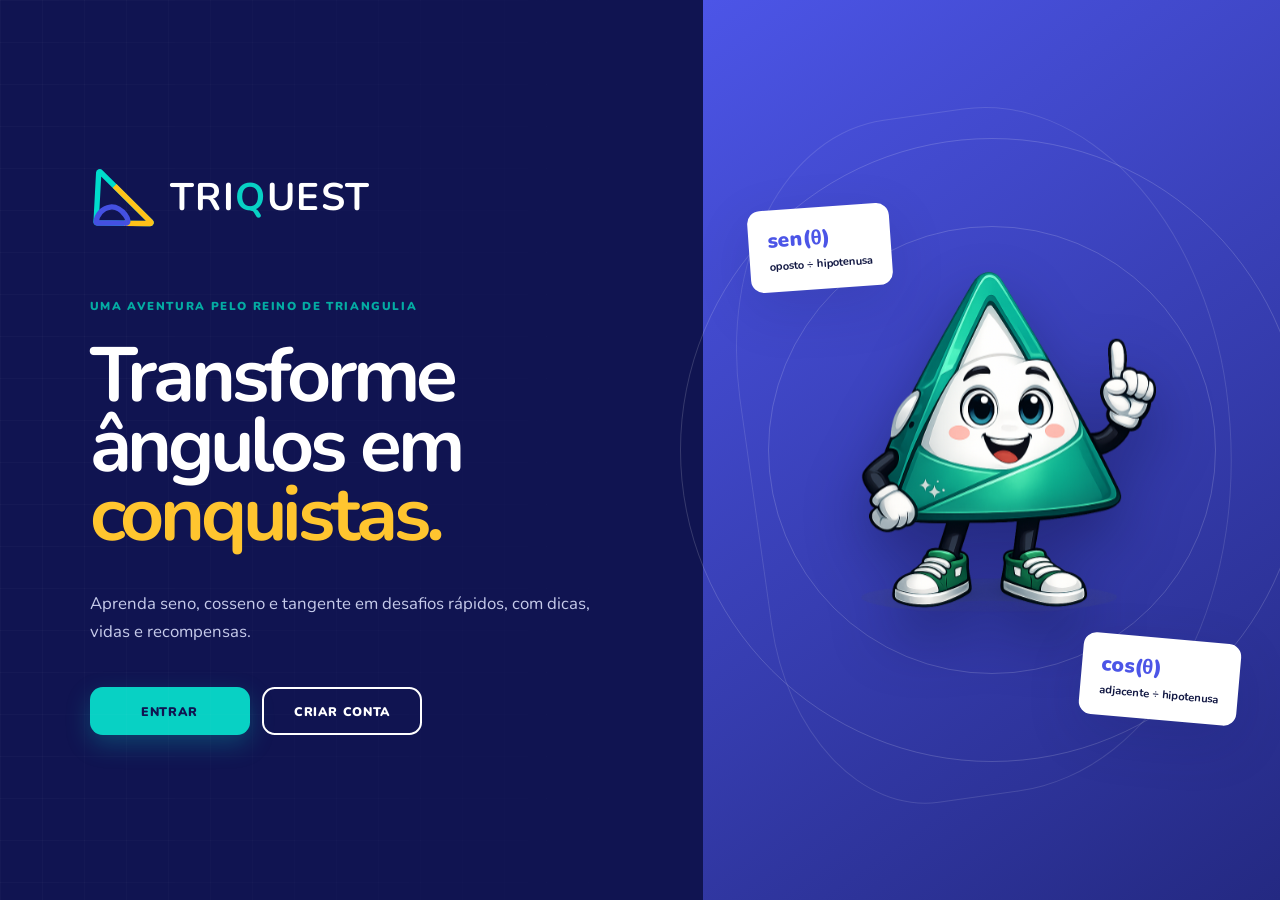
<file: index.html>
<!doctype html>
<html lang="pt-BR">
  <head>
    <meta charset="utf-8">
    <meta name="viewport" content="width=device-width,initial-scale=1,viewport-fit=cover">
    <meta name="theme-color" content="#101451">
    <meta name="description" content="TriQuest — aprenda razões trigonométricas jogando.">
    <title>
      TriQuest — Trigonometria com diversão
    </title>
    <link rel="icon" href="assets/logo.svg" type="image/svg+xml">
    <link rel="preconnect" href="https://fonts.googleapis.com">
    <link rel="preconnect" href="https://fonts.gstatic.com" crossorigin>
    <link href="https://fonts.googleapis.com/css2?family=Nunito:wght@400;600;700;800;900&display=swap" rel="stylesheet">
    <link rel="stylesheet" href="css/styles.css">
  </head>
  <body class="page-landing">
    <a class="skip-link" href="#conteudo">
      Pular para o conteúdo
    </a>
    <main id="conteudo" class="landing-shell">
      <section class="landing-copy">
        <div class="landing-brand">
          <img src="assets/logo.svg" alt="Símbolo triangular do TriQuest">
          <h1>TRI<span>Q</span>UEST</h1>
        </div>
        <p class="eyebrow">
          Uma aventura pelo Reino de Triangulia
        </p>
        <h2>
          Transforme ângulos em
          <em>
            conquistas.
          </em>
        </h2>
        <p class="landing-description">
          Aprenda seno, cosseno e tangente em desafios rápidos, com dicas, vidas e recompensas.
        </p>
        <div class="landing-actions">
          <a class="button button-primary" href="entrar.html">
            Entrar
          </a>
          <a class="button button-secondary" href="cadastro.html">
            Criar conta
          </a>
        </div>
      </section>
      <aside class="landing-preview" aria-label="Prévia do jogo">
        <div class="orbit orbit-one">
        </div>
        <div class="orbit orbit-two">
        </div>
        <img src="assets/mascote_apontando.svg" alt="Mascote triangular do TriQuest apontando">
        <div class="formula-card">
          <span>
            sen(θ)
          </span>
          <b>
            oposto ÷ hipotenusa
          </b>
        </div>
        <div class="formula-card formula-card-alt">
          <span>
            cos(θ)
          </span>
          <b>
            adjacente ÷ hipotenusa
          </b>
        </div>
      </aside>
    </main>
    <div id="toast" class="toast" role="status" aria-live="polite" hidden>
    </div>
    <script src="js/api.js">
    </script>
    <script src="js/game-engine.js">
    </script>
    <script src="js/app.js" defer>
    </script>
  </body>
</html>
</file>
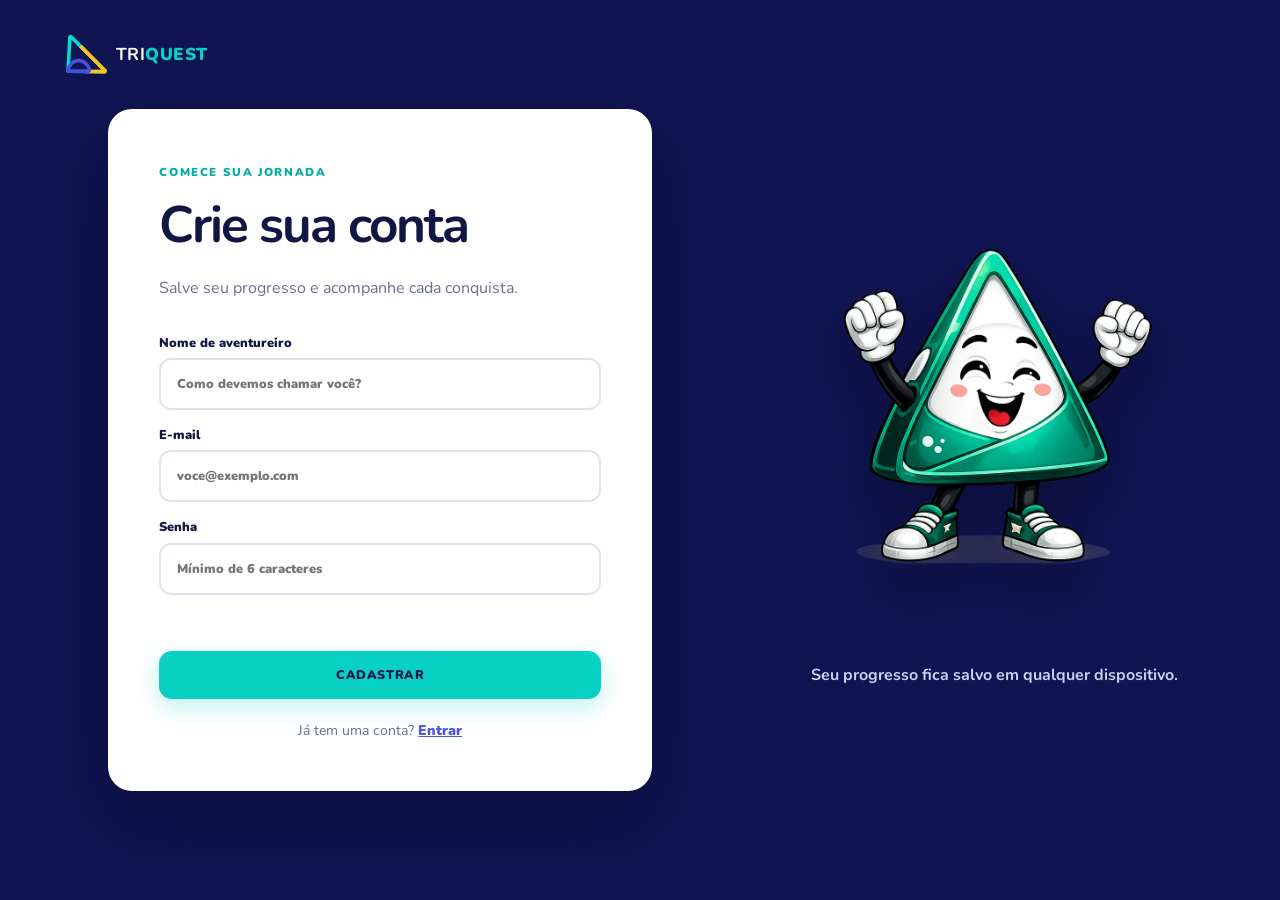
<file: cadastro.html>
<!doctype html>
<html lang="pt-BR">
  <head>
    <meta charset="utf-8">
    <meta name="viewport" content="width=device-width,initial-scale=1,viewport-fit=cover">
    <meta name="theme-color" content="#101451">
    <title>
      Criar conta — TriQuest
    </title>
    <link rel="icon" href="assets/logo.svg">
    <link rel="stylesheet" href="https://fonts.googleapis.com/css2?family=Nunito:wght@400;600;700;800;900&display=swap">
    <link rel="stylesheet" href="css/styles.css">
  </head>
  <body class="page-signup">
    <main id="conteudo" class="auth-shell">
      <a class="auth-brand" href="index.html">
        <img src="assets/logo.svg" alt="">
        <span><b>TRI</b>QUEST</span>
      </a>
      <section class="auth-card">
        <div class="auth-heading">
          <span class="eyebrow">
            Comece sua jornada
          </span>
          <h1>
            Crie sua conta
          </h1>
          <p>
            Salve seu progresso e acompanhe cada conquista.
          </p>
        </div>
        <form id="auth-form" data-mode="signup" novalidate>
          <label>
            Nome de aventureiro
            <input id="name" name="name" autocomplete="name" minlength="2" maxlength="40" required placeholder="Como devemos chamar você?">
          </label>
          <label>
            E-mail
            <input id="email" name="email" type="email" autocomplete="email" required placeholder="voce@exemplo.com">
          </label>
          <label>
            Senha
            <input id="password" name="password" type="password" autocomplete="new-password" minlength="6" required placeholder="Mínimo de 6 caracteres">
          </label>
          <p id="form-message" class="form-message" role="alert">
          </p>
          <button class="button button-primary" type="submit">
            <span>
              Cadastrar
            </span>
            <i class="button-loader" hidden>
            </i>
          </button>
        </form>
        <p class="auth-switch">
          Já tem uma conta?
          <a href="entrar.html">
            Entrar
          </a>
        </p>
      </section>
      <aside class="auth-art">
        <img src="assets/mascote_feliz.svg" alt="Mascote TriQuest feliz">
        <p>
          Seu progresso fica salvo em qualquer dispositivo.
        </p>
      </aside>
    </main>
    <div id="toast" class="toast" hidden>
    </div>
    <script src="js/api.js">
    </script>
    <script src="js/game-engine.js">
    </script>
    <script src="js/app.js" defer>
    </script>
    <script src="js/auth.js" defer>
    </script>
  </body>
</html>
</file>
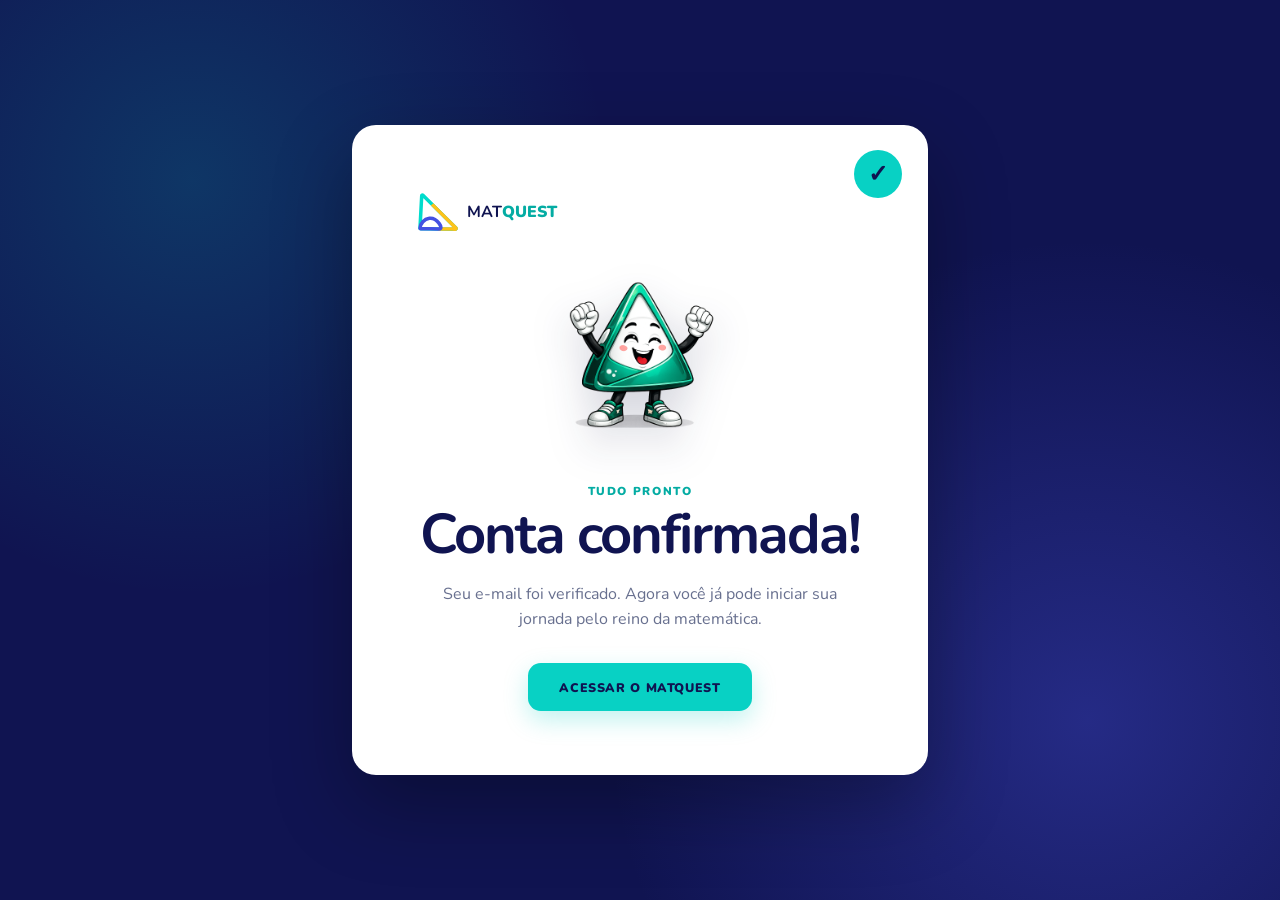
<file: email-confirmado.html>
<!doctype html>
<html lang="pt-BR">
  <head>
    <meta charset="utf-8">
    <meta name="viewport" content="width=device-width, initial-scale=1, viewport-fit=cover">
    <meta name="theme-color" content="#101451">
    <meta name="description" content="Conta confirmada no MatQuest.">
    <title>Conta confirmada — MatQuest</title>
    <link rel="icon" href="assets/logo.svg" type="image/svg+xml">
    <link rel="preconnect" href="https://fonts.googleapis.com">
    <link rel="preconnect" href="https://fonts.gstatic.com" crossorigin>
    <link href="https://fonts.googleapis.com/css2?family=Nunito:wght@400;600;700;800;900&display=swap" rel="stylesheet">
    <link rel="stylesheet" href="css/styles.css">
  </head>
  <body class="page-verification">
    <main class="verification-shell">
      <section class="verification-card verification-card--success" aria-labelledby="confirmation-title">
        <a class="verification-brand" href="index.html" aria-label="MatQuest — página inicial">
          <img src="assets/logo.svg" alt="" width="46" height="46">
          <span><b>MAT</b>QUEST</span>
        </a>
        <div class="verification-check" aria-hidden="true">✓</div>
        <img id="confirmation-mascot" class="verification-mascot" src="assets/mascote_feliz.svg" alt="Mascote MatQuest feliz">
        <span class="eyebrow">Tudo pronto</span>
        <h1 id="confirmation-title">Conta confirmada!</h1>
        <p id="confirmation-message">Seu e-mail foi verificado. Agora você já pode iniciar sua jornada pelo reino da matemática.</p>
        <a id="confirmation-action" class="button button-primary" href="entrar.html">Acessar o MatQuest</a>
      </section>
    </main>
    <script src="js/api.js"></script>
    <script src="js/email-confirmation.js"></script>
  </body>
</html>
</file>
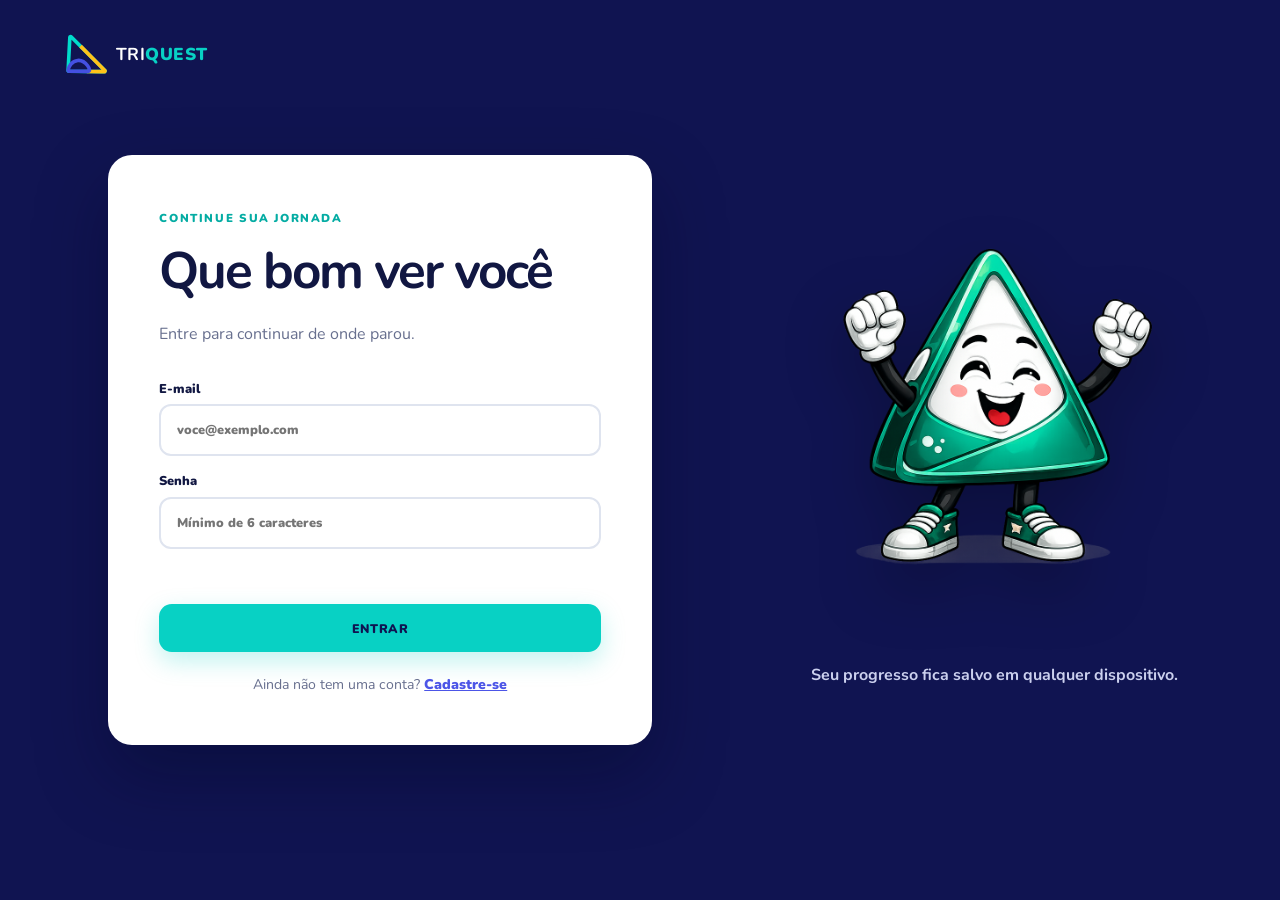
<file: entrar.html>
<!doctype html>
<html lang="pt-BR">
  <head>
    <meta charset="utf-8">
    <meta name="viewport" content="width=device-width,initial-scale=1,viewport-fit=cover">
    <meta name="theme-color" content="#101451">
    <title>
      Entrar — TriQuest
    </title>
    <link rel="icon" href="assets/logo.svg">
    <link rel="stylesheet" href="https://fonts.googleapis.com/css2?family=Nunito:wght@400;600;700;800;900&display=swap">
    <link rel="stylesheet" href="css/styles.css">
  </head>
  <body class="page-login">
    <main id="conteudo" class="auth-shell">
      <a class="auth-brand" href="index.html">
        <img src="assets/logo.svg" alt="">
        <span><b>TRI</b>QUEST</span>
      </a>
      <section class="auth-card">
        <div class="auth-heading">
          <span class="eyebrow">
            Continue sua jornada
          </span>
          <h1>
            Que bom ver você
          </h1>
          <p>
            Entre para continuar de onde parou.
          </p>
        </div>
        <form id="auth-form" data-mode="login" novalidate>
          <label>
            E-mail
            <input id="email" name="email" type="email" autocomplete="email" required placeholder="voce@exemplo.com">
          </label>
          <label>
            Senha
            <input id="password" name="password" type="password" autocomplete="current-password" minlength="6" required placeholder="Mínimo de 6 caracteres">
          </label>
          <p id="form-message" class="form-message" role="alert">
          </p>
          <button class="button button-primary" type="submit">
            <span>
              Entrar
            </span>
            <i class="button-loader" hidden>
            </i>
          </button>
        </form>
        <p class="auth-switch">
          Ainda não tem uma conta?
          <a href="cadastro.html">
            Cadastre-se
          </a>
        </p>
      </section>
      <aside class="auth-art">
        <img src="assets/mascote_feliz.svg" alt="Mascote TriQuest feliz">
        <p>
          Seu progresso fica salvo em qualquer dispositivo.
        </p>
      </aside>
    </main>
    <div id="toast" class="toast" hidden>
    </div>
    <script src="js/api.js">
    </script>
    <script src="js/game-engine.js">
    </script>
    <script src="js/app.js" defer>
    </script>
    <script src="js/auth.js" defer>
    </script>
  </body>
</html>
</file>
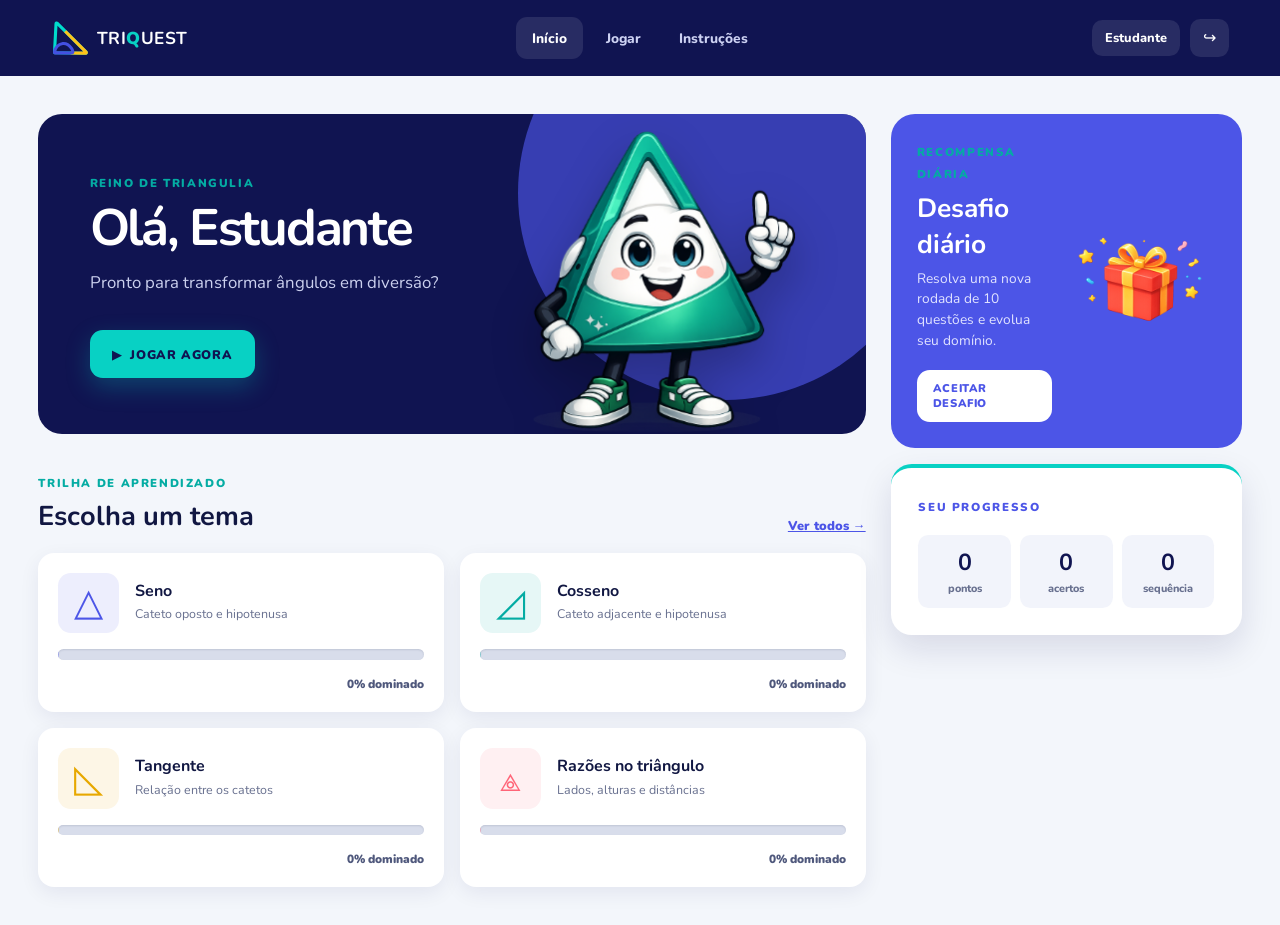
<file: inicio.html>
<!doctype html>
<html lang="pt-BR">
  <head>
    <meta charset="utf-8">
    <meta name="viewport" content="width=device-width,initial-scale=1,viewport-fit=cover">
    <meta name="theme-color" content="#101451">
    <title>
      Início — TriQuest
    </title>
    <link rel="icon" href="assets/logo.svg">
    <link rel="stylesheet" href="https://fonts.googleapis.com/css2?family=Nunito:wght@400;600;700;800;900&display=swap">
    <link rel="stylesheet" href="css/styles.css">
  </head>
  <body class="page-home">
    <div class="app-shell">
      <header class="site-header">
        <a class="brand" href="inicio.html">
          <img src="assets/logo.svg" alt="" width="38" height="38">
          <span><b>TRI</b>Q<b>UEST</b></span>
        </a>
        <nav class="desktop-nav">
          <a class="active" href="inicio.html">
            Início
          </a>
          <a href="jogar.html?new=1">
            Jogar
          </a>
          <a href="regras.html">
            Instruções
          </a>
        </nav>
        <div class="header-actions">
          <span class="user-chip" id="user-chip">
            Estudante
          </span>
          <button class="icon-button" id="logout-button" type="button" aria-label="Sair">
            ↪
          </button>
        </div>
      </header>
      <main id="conteudo" class="dashboard">
        <section class="hero-panel">
          <div>
            <span class="eyebrow">
              Reino de Triangulia
            </span>
            <h1>
              Olá,
              <span data-user-name>
                Estudante
              </span>
            </h1>
            <p>
              Pronto para transformar ângulos em diversão?
            </p>
            <a href="jogar.html?new=1" class="button button-primary play-button">
              <span>
                ▶
              </span>
              Jogar agora
            </a>
          </div>
          <img src="assets/mascote_apontando.svg" alt="Mascote TriQuest apontando para os desafios">
          <div class="hero-shape">
          </div>
        </section>
        <section class="themes-section">
          <div class="section-heading">
            <div>
              <span class="eyebrow">
                Trilha de aprendizado
              </span>
              <h2>
                Escolha um tema
              </h2>
            </div>
            <a href="jogar.html?new=1">
              Ver todos →
            </a>
          </div>
          <div class="theme-grid">
            <a class="theme-card indigo" href="jogar.html?topic=seno&new=1" data-topic-card="seno">
              <span class="triangle-icon">
                △
              </span>
              <div>
                <h3>
                  Seno
                </h3>
                <p>
                  Cateto oposto e hipotenusa
                </p>
              </div>
              <div class="progress">
                <i>
                </i>
              </div>
              <small class="mastery-label">
                0% dominado
              </small>
            </a>
            <a class="theme-card teal" href="jogar.html?topic=cosseno&new=1" data-topic-card="cosseno">
              <span class="triangle-icon">
                ◿
              </span>
              <div>
                <h3>
                  Cosseno
                </h3>
                <p>
                  Cateto adjacente e hipotenusa
                </p>
              </div>
              <div class="progress">
                <i>
                </i>
              </div>
              <small class="mastery-label">
                0% dominado
              </small>
            </a>
            <a class="theme-card gold" href="jogar.html?topic=tangente&new=1" data-topic-card="tangente">
              <span class="triangle-icon">
                ◺
              </span>
              <div>
                <h3>
                  Tangente
                </h3>
                <p>
                  Relação entre os catetos
                </p>
              </div>
              <div class="progress">
                <i>
                </i>
              </div>
              <small class="mastery-label">
                0% dominado
              </small>
            </a>
            <a class="theme-card coral" href="jogar.html?topic=razoes&new=1" data-topic-card="razoes">
              <span class="triangle-icon">
                ⟁
              </span>
              <div>
                <h3>
                  Razões no triângulo
                </h3>
                <p>
                  Lados, alturas e distâncias
                </p>
              </div>
              <div class="progress">
                <i>
                </i>
              </div>
              <small class="mastery-label">
                0% dominado
              </small>
            </a>
          </div>
        </section>
        <aside class="dashboard-side">
          <article class="daily-card">
            <div>
              <span class="eyebrow">
                Recompensa diária
              </span>
              <h2>
                Desafio diário
              </h2>
              <p>
                Resolva uma nova rodada de 10 questões e evolua seu domínio.
              </p>
              <a class="button button-light" href="jogar.html?new=1">
                Aceitar desafio
              </a>
            </div>
            <img src="assets/desafio_diario.svg" alt="Presente do desafio diário">
          </article>
          <article class="stats-card">
            <span class="eyebrow">
              Seu progresso
            </span>
            <div class="stats-row">
              <div>
                <b id="stat-score">
                  0
                </b>
                <span>
                  pontos
                </span>
              </div>
              <div>
                <b id="stat-correct">
                  0
                </b>
                <span>
                  acertos
                </span>
              </div>
              <div>
                <b id="stat-streak">
                  0
                </b>
                <span>
                  sequência
                </span>
              </div>
            </div>
          </article>
        </aside>
      </main>
      <nav class="mobile-nav">
        <a class="active" href="inicio.html">
          <span>
            ⌂
          </span>
          Início
        </a>
        <a href="jogar.html?new=1">
          <span>
            △
          </span>
          Jogar
        </a>
        <a href="regras.html">
          <span>
            ✎
          </span>
          Instruções
        </a>
        <button id="mobile-profile">
          <span>
            ♙
          </span>
          Perfil
        </button>
      </nav>
    </div>
    <div id="toast" class="toast" hidden>
    </div>
    <script src="js/api.js">
    </script>
    <script src="js/game-engine.js">
    </script>
    <script src="js/app.js" defer>
    </script>
  </body>
</html>
</file>
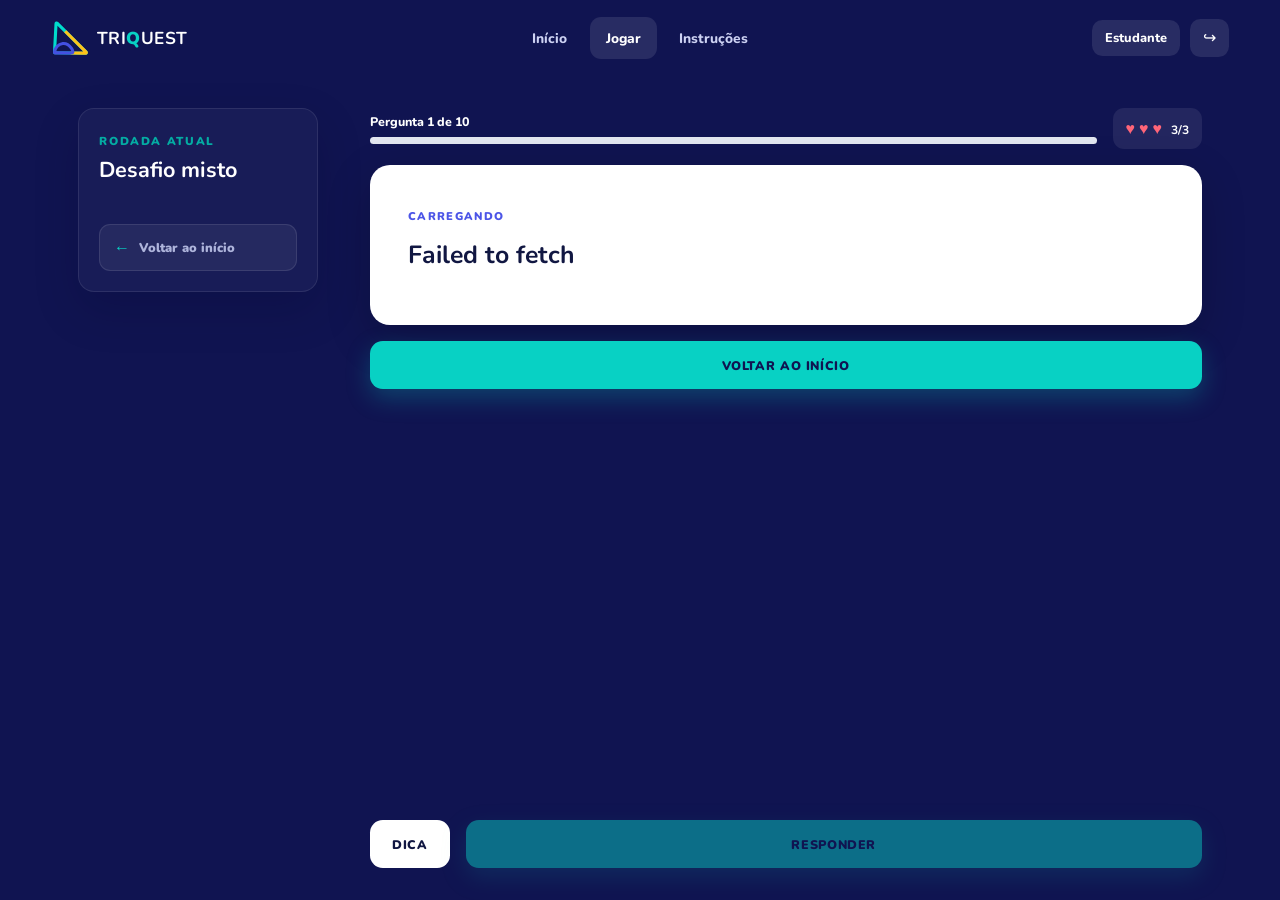
<file: jogar.html>
<!doctype html>
<html lang="pt-BR">
  <head>
    <meta charset="utf-8">
    <meta name="viewport" content="width=device-width,initial-scale=1,viewport-fit=cover">
    <meta name="theme-color" content="#101451">
    <title>
      Desafio — TriQuest
    </title>
    <link rel="icon" href="assets/logo.svg">
    <link rel="stylesheet" href="https://fonts.googleapis.com/css2?family=Nunito:wght@400;600;700;800;900&display=swap">
    <link rel="stylesheet" href="css/styles.css">
  </head>
  <body class="page-quiz">
    <div class="app-shell quiz-app">
      <header class="site-header">
        <a class="brand" href="inicio.html">
          <img src="assets/logo.svg" alt="" width="38" height="38">
          <span><b>TRI</b>Q<b>UEST</b></span>
        </a>
        <nav class="desktop-nav">
          <a href="inicio.html">
            Início
          </a>
          <a class="active" href="jogar.html?new=1">
            Jogar
          </a>
          <a href="regras.html">
            Instruções
          </a>
        </nav>
        <div class="header-actions">
          <span class="user-chip" id="user-chip">
            Estudante
          </span>
          <button class="icon-button" id="logout-button" type="button">
            ↪
          </button>
        </div>
      </header>
      <main id="conteudo" class="quiz-layout">
        <aside class="quiz-map">
          <header class="quiz-map__heading">
            <span class="eyebrow">
              Rodada atual
            </span>
            <h2 id="round-title">
              Desafio misto
            </h2>
          </header>
          <div class="quiz-map__track">
            <div class="map-progress">
              <i id="map-progress">
              </i>
            </div>
            <ol id="question-map">
            </ol>
          </div>
          <a class="quiz-map__back" href="inicio.html">
            <span>
              ←
            </span>
            <span>
              Voltar ao início
            </span>
          </a>
        </aside>
        <section class="quiz-stage" aria-live="polite">
          <header class="quiz-status">
            <a href="inicio.html" class="back-mobile">
              ‹
            </a>
            <div>
              <span id="question-counter">
                Pergunta 1 de 10
              </span>
              <div class="progress">
                <i id="quiz-progress">
                </i>
              </div>
            </div>
            <span class="lives" id="lives">
              ♥ ♥ ♥
              <b>
                3/3
              </b>
            </span>
          </header>
          <article class="question-card skeleton" id="question-card">
            <span class="question-topic" id="question-topic">
              Carregando
            </span>
            <h1 id="question-text">
              Preparando seu desafio...
            </h1>
          </article>
          <div class="options" id="options" role="radiogroup">
          </div>
          <aside class="hint-box oracle-box" id="hint-box" hidden>
            <img src="assets/mascote_apontando.svg" alt="Mascote do Oráculo">
            <div>
              <b>
                Orientação do Oráculo
              </b>
              <span id="hint-text">
              </span>
            </div>
          </aside>
          <footer class="quiz-actions">
            <button class="button button-hint" id="hint-button" type="button">
              Dica
            </button>
            <button class="button button-primary" id="answer-button" type="button" disabled>
              Responder
            </button>
          </footer>
        </section>
      </main>
    </div>
    <div id="toast" class="toast" hidden>
    </div>
    <script src="js/api.js">
    </script>
    <script src="js/game-engine.js">
    </script>
    <script src="js/app.js" defer>
    </script>
    <script src="js/game.js" defer>
    </script>
  </body>
</html>
</file>
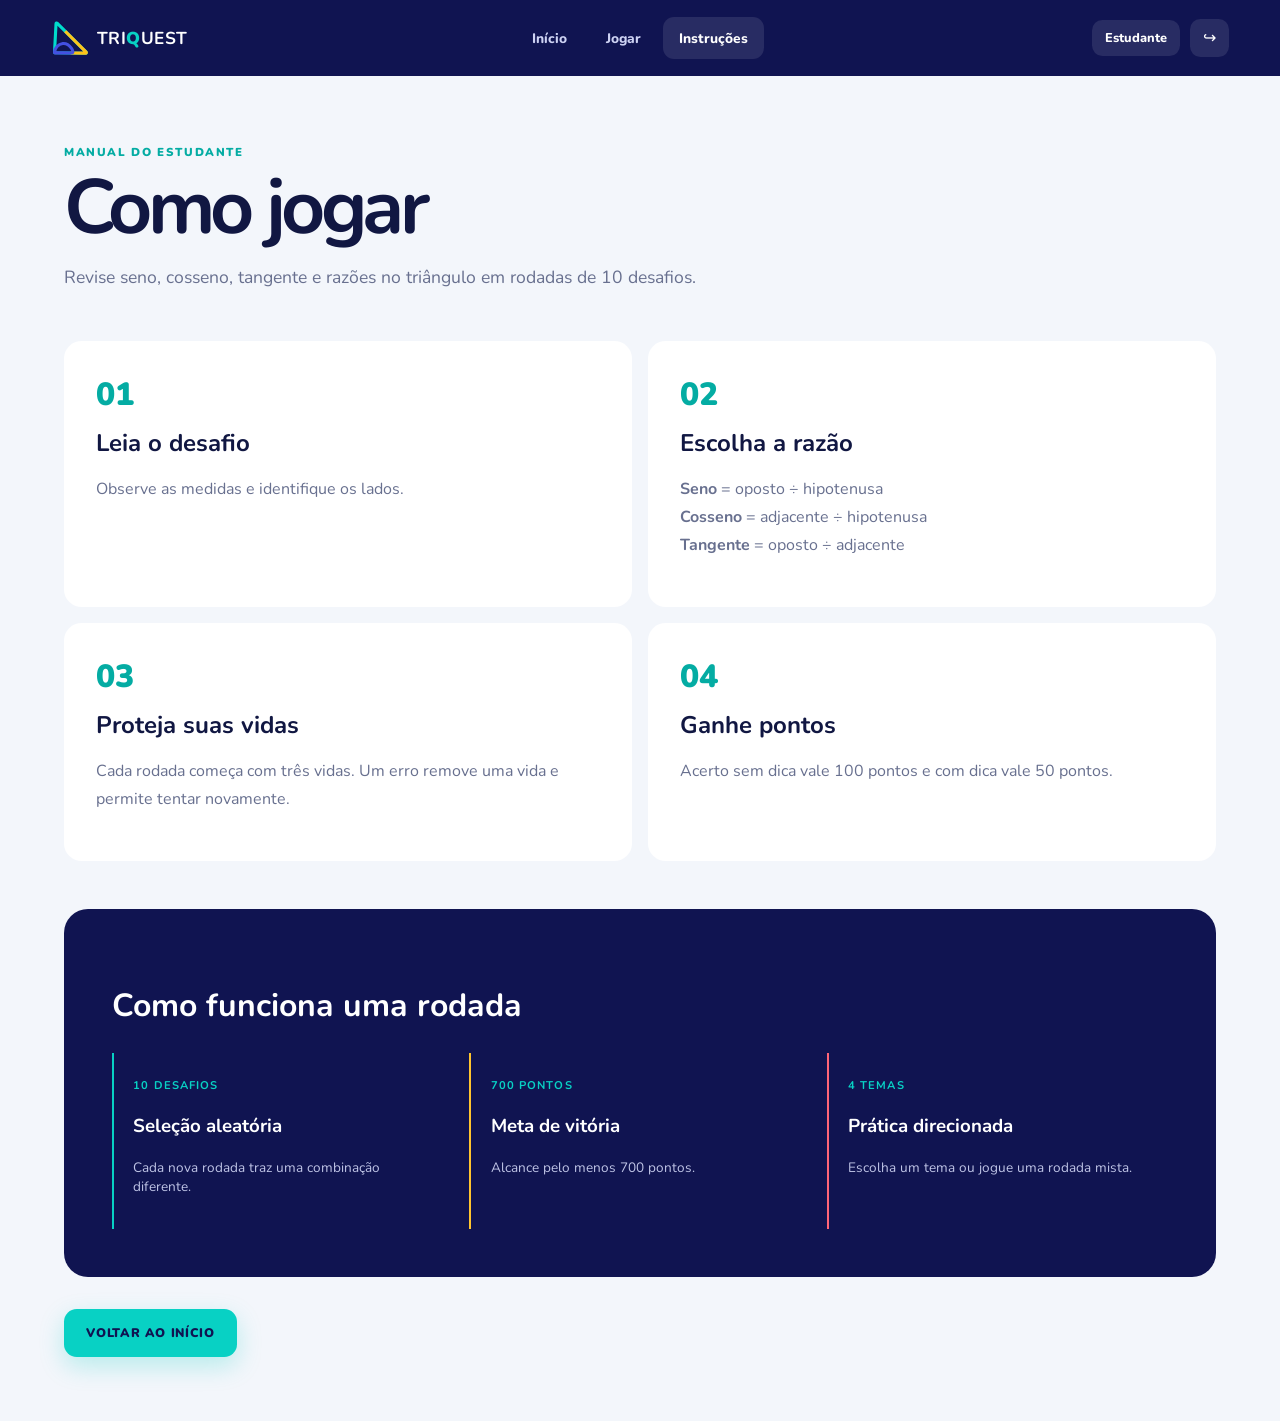
<file: regras.html>
<!doctype html>
<html lang="pt-BR">
  <head>
    <meta charset="utf-8">
    <meta name="viewport" content="width=device-width,initial-scale=1">
    <title>
      Instruções — TriQuest
    </title>
    <link rel="icon" href="assets/logo.svg">
    <link rel="stylesheet" href="https://fonts.googleapis.com/css2?family=Nunito:wght@400;600;700;800;900&display=swap">
    <link rel="stylesheet" href="css/styles.css">
  </head>
  <body class="page-rules">
    <div class="app-shell">
      <header class="site-header">
        <a class="brand" href="inicio.html">
          <img src="assets/logo.svg" alt="" width="38" height="38">
          <span><b>TRI</b>Q<b>UEST</b></span>
        </a>
        <nav class="desktop-nav">
          <a href="inicio.html">
            Início
          </a>
          <a href="jogar.html?new=1">
            Jogar
          </a>
          <a class="active" href="regras.html">
            Instruções
          </a>
        </nav>
        <div class="header-actions">
          <span class="user-chip" id="user-chip">
            Estudante
          </span>
          <button class="icon-button" id="logout-button" type="button">
            ↪
          </button>
        </div>
      </header>
      <main id="conteudo" class="rules-layout">
        <header class="rules-intro">
          <span class="eyebrow">
            Manual do estudante
          </span>
          <h1>
            Como jogar
          </h1>
          <p>
            Revise seno, cosseno, tangente e razões no triângulo em rodadas de 10 desafios.
          </p>
        </header>
        <section class="rule-grid">
          <article>
            <span>
              01
            </span>
            <h2>
              Leia o desafio
            </h2>
            <p>
              Observe as medidas e identifique os lados.
            </p>
          </article>
          <article>
            <span>
              02
            </span>
            <h2>
              Escolha a razão
            </h2>
            <p>
              <b>
                Seno
              </b>
              = oposto ÷ hipotenusa
              <br>
              <b>
                Cosseno
              </b>
              = adjacente ÷ hipotenusa
              <br>
              <b>
                Tangente
              </b>
              = oposto ÷ adjacente
            </p>
          </article>
          <article>
            <span>
              03
            </span>
            <h2>
              Proteja suas vidas
            </h2>
            <p>
              Cada rodada começa com três vidas. Um erro remove uma vida e permite tentar novamente.
            </p>
          </article>
          <article>
            <span>
              04
            </span>
            <h2>
              Ganhe pontos
            </h2>
            <p>
              Acerto sem dica vale 100 pontos e com dica vale 50 pontos.
            </p>
          </article>
        </section>
        <section class="worlds">
          <h2>
            Como funciona uma rodada
          </h2>
          <div>
            <article>
              <b>
                10 desafios
              </b>
              <h3>
                Seleção aleatória
              </h3>
              <p>
                Cada nova rodada traz uma combinação diferente.
              </p>
            </article>
            <article>
              <b>
                700 pontos
              </b>
              <h3>
                Meta de vitória
              </h3>
              <p>
                Alcance pelo menos 700 pontos.
              </p>
            </article>
            <article>
              <b>
                4 temas
              </b>
              <h3>
                Prática direcionada
              </h3>
              <p>
                Escolha um tema ou jogue uma rodada mista.
              </p>
            </article>
          </div>
        </section>
        <a class="button button-primary rules-back" href="inicio.html">
          Voltar ao início
        </a>
      </main>
      <nav class="mobile-nav">
        <a href="inicio.html">
          <span>
            ⌂
          </span>
          Início
        </a>
        <a href="jogar.html?new=1">
          <span>
            △
          </span>
          Jogar
        </a>
        <a class="active" href="regras.html">
          <span>
            ✎
          </span>
          Instruções
        </a>
        <button id="mobile-profile">
          <span>
            ♙
          </span>
          Perfil
        </button>
      </nav>
    </div>
    <div id="toast" class="toast" hidden>
    </div>
    <script src="js/api.js">
    </script>
    <script src="js/game-engine.js">
    </script>
    <script src="js/app.js" defer>
    </script>
  </body>
</html>
</file>
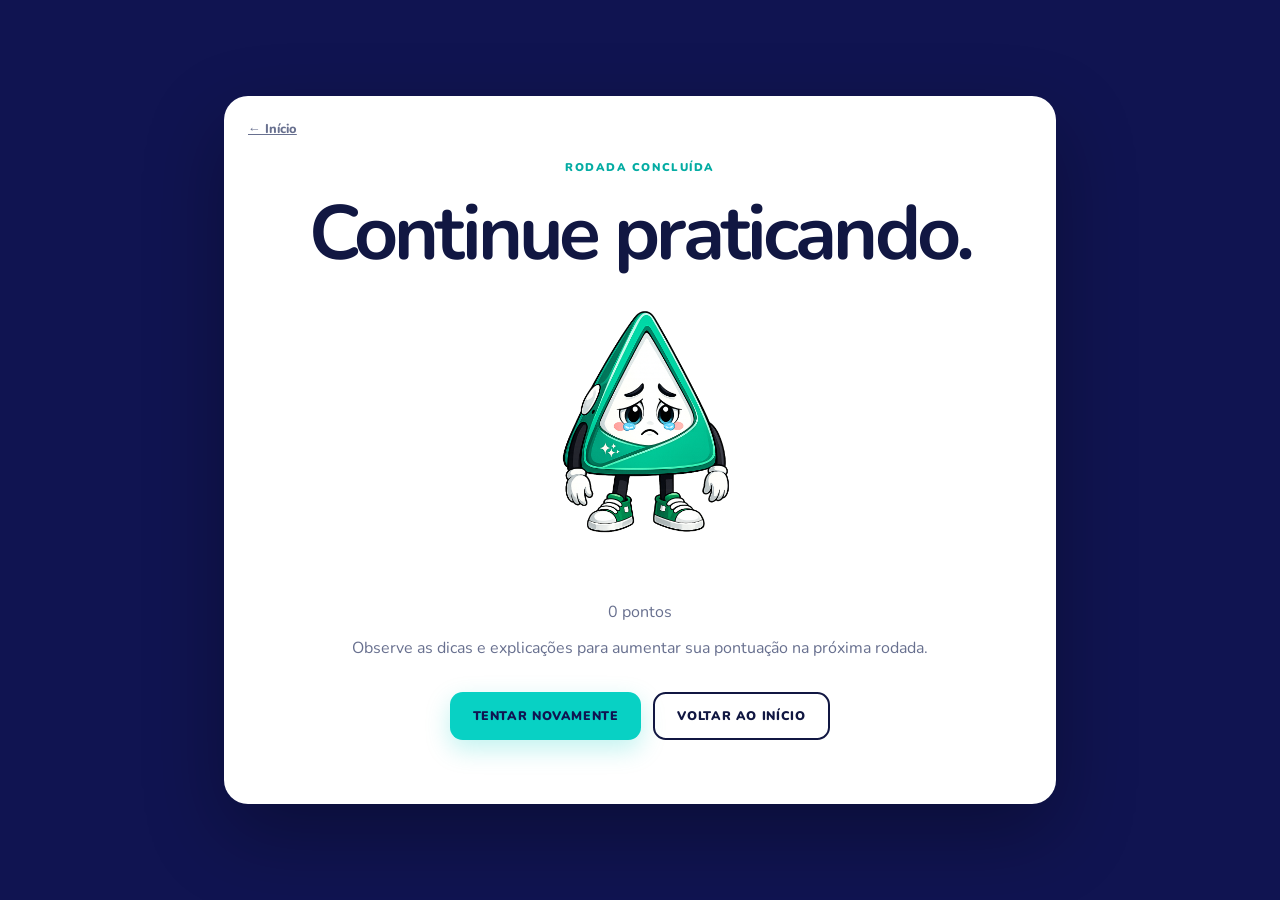
<file: resultado.html>
<!doctype html>
<html lang="pt-BR">
  <head>
    <meta charset="utf-8">
    <meta name="viewport" content="width=device-width,initial-scale=1">
    <title>
      Resultado — TriQuest
    </title>
    <link rel="icon" href="assets/logo.svg">
    <link rel="stylesheet" href="https://fonts.googleapis.com/css2?family=Nunito:wght@400;600;700;800;900&display=swap">
    <link rel="stylesheet" href="css/styles.css">
  </head>
  <body class="page-result">
    <main id="conteudo" class="result-shell">
      <section class="result-card">
        <a class="result-back" href="inicio.html">
          ← Início
        </a>
        <span class="result-kicker" id="result-kicker">
        </span>
        <h1 id="result-title">
          Resultado
        </h1>
        <img id="result-mascot" src="assets/mascote_feliz.svg" data-happy="assets/mascote_feliz.svg" data-sad="assets/mascote_triste.svg" alt="Mascote TriQuest">
        <p id="result-message">
        </p>
        <strong id="result-score">
        </strong>
        <p class="result-explanation" id="result-explanation">
        </p>
        <div class="result-actions">
          <button class="button button-primary" id="result-primary">
            Continuar
          </button>
          <a class="button button-secondary" href="inicio.html">
            Voltar ao início
          </a>
        </div>
      </section>
    </main>
    <div id="toast" class="toast" hidden>
    </div>
    <script src="js/api.js">
    </script>
    <script src="js/game-engine.js">
    </script>
    <script src="js/app.js">
    </script>
    <script src="js/result.js">
    </script>
  </body>
</html>
</file>
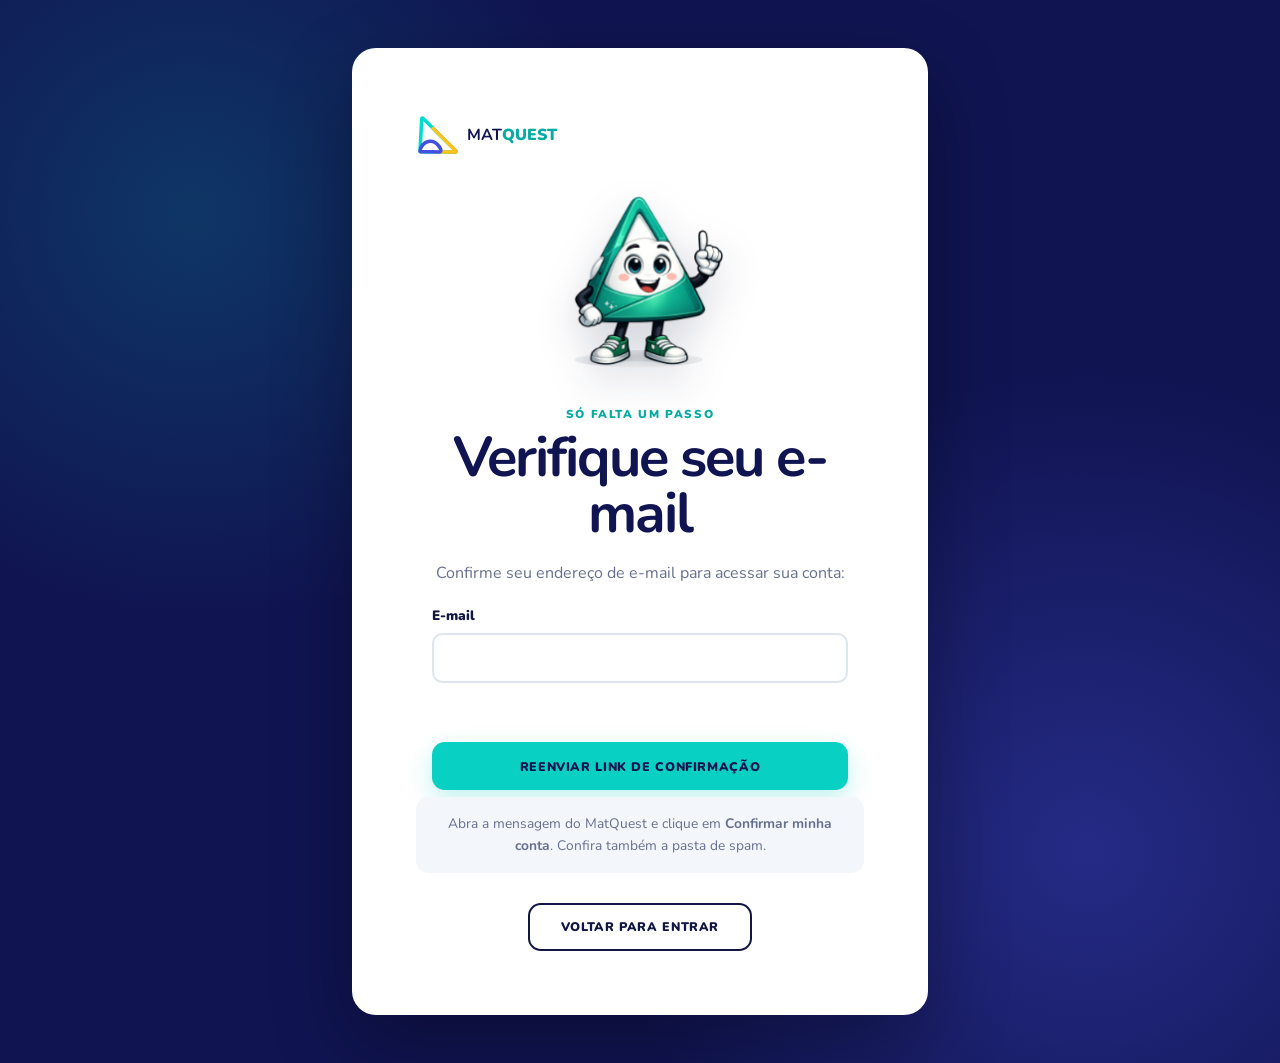
<file: verificar-email.html>
<!doctype html>
<html lang="pt-BR">
  <head>
    <meta charset="utf-8">
    <meta name="viewport" content="width=device-width, initial-scale=1, viewport-fit=cover">
    <meta name="theme-color" content="#101451">
    <meta name="description" content="Confirme seu e-mail para acessar o MatQuest.">
    <title>Verifique seu e-mail — MatQuest</title>
    <link rel="icon" href="assets/logo.svg" type="image/svg+xml">
    <link rel="preconnect" href="https://fonts.googleapis.com">
    <link rel="preconnect" href="https://fonts.gstatic.com" crossorigin>
    <link href="https://fonts.googleapis.com/css2?family=Nunito:wght@400;600;700;800;900&display=swap" rel="stylesheet">
    <link rel="stylesheet" href="css/styles.css">
  </head>
  <body class="page-verification">
    <main class="verification-shell">
      <section class="verification-card" aria-labelledby="verification-title">
        <a class="verification-brand" href="index.html" aria-label="MatQuest — página inicial">
          <img src="assets/logo.svg" alt="" width="46" height="46">
          <span><b>MAT</b>QUEST</span>
        </a>
        <img class="verification-mascot" src="assets/mascote_apontando.svg" alt="Mascote MatQuest apontando">
        <span class="eyebrow">Só falta um passo</span>
        <h1 id="verification-title">Verifique seu e-mail</h1>
        <p>Confirme seu endereço de e-mail para acessar sua conta:</p>
        <form id="confirmation-resend-form" class="verification-resend" novalidate>
          <label for="verification-email">E-mail</label>
          <input id="verification-email" name="email" type="email" autocomplete="email" maxlength="254" required>
          <p id="resend-message" class="form-message" role="status" aria-live="polite"></p>
          <button class="button button-primary" type="submit">
            <span>Reenviar link de confirmação</span>
            <i class="button-loader" hidden></i>
          </button>
        </form>
        <p class="verification-help">Abra a mensagem do MatQuest e clique em <b>Confirmar minha conta</b>. Confira também a pasta de spam.</p>
        <a class="button button-secondary" href="entrar.html">Voltar para entrar</a>
      </section>
    </main>
    <script src="js/api.js"></script>
    <script>
      document.addEventListener('DOMContentLoaded', () => {
        const emailInput = document.querySelector('#verification-email');
        const form = document.querySelector('#confirmation-resend-form');
        const message = document.querySelector('#resend-message');
        const submit = form.querySelector('button[type="submit"]');
        const loader = submit.querySelector('.button-loader');
        const email = new URLSearchParams(location.search).get('email');

        if (email) emailInput.value = email;

        form.addEventListener('submit', async (event) => {
          event.preventDefault();
          if (submit.disabled) return;
          if (!form.checkValidity()) {
            form.reportValidity();
            return;
          }

          message.className = 'form-message';
          message.textContent = '';
          submit.disabled = true;
          loader.hidden = false;
          try {
            const result = await window.Api.resendConfirmation(emailInput.value.trim());
            message.classList.add('success');
            message.textContent = result.message;
          } catch (error) {
            message.textContent = error.message;
          } finally {
            submit.disabled = false;
            loader.hidden = true;
          }
        });
      });
    </script>
  </body>
</html>
</file>
<file: css/styles.css>
:root {
  --navy: #101451;
  --navy-2: #171c69;
  --ink: #111742;
  --teal: #08d1c4;
  --teal-dark: #04aca3;
  --indigo: #4c55e7;
  --gold: #ffc52f;
  --coral: #ff6578;
  --paper: #f3f6fb;
  --white: #fff;
  --muted: #68708f;
  --line: #dfe4ef;
  --shadow: 0 18px 55px rgba(13,20,81,.13);
  --radius: 1.25rem;
  --ease: 220ms cubic-bezier(.2,.8,.2,1);
}
* {
  box-sizing: border-box;
}

html {
  font-size: 16px;
  scroll-behavior: smooth;
}

body {
  margin: 0;
  min-height: 100dvh;
  font-family: "Nunito",sans-serif;
  color: var(--ink);
  background: var(--paper);
}

button,
input {
  font: inherit;
}

a {
  color: inherit;
}

img {
  display: block;
  max-width: 100%;
}

button,
a {
  -webkit-tap-highlight-color: transparent;
}

.skip-link {
  position: fixed;
  top: -4rem;
  left: 1rem;
  z-index: 20;
  background: #fff;
  padding: .75rem 1rem;
  border-radius: .5rem;
}

.skip-link:focus {
  top: 1rem;
}

:focus-visible {
  outline: 3px solid var(--gold);
  outline-offset: 3px;
}

.eyebrow {
  text-transform: uppercase;
  letter-spacing: .14em;
  font-size: .72rem;
  font-weight: 900;
  color: var(--teal-dark);
}

.button {
  min-height: 3rem;
  border: 0;
  border-radius: .8rem;
  padding: .82rem 1.4rem;
  display: inline-flex;
  align-items: center;
  justify-content: center;
  gap: .55rem;
  text-decoration: none;
  text-transform: uppercase;
  letter-spacing: .05em;
  font-size: .78rem;
  font-weight: 900;
  cursor: pointer;
  transition: transform var(--ease),box-shadow var(--ease),background var(--ease);
}

.button:hover {
  transform: translateY(-2px);
}

.button:active {
  transform: translateY(1px) scale(.985);
}

.button:disabled {
  opacity: .48;
  cursor: not-allowed;
  transform: none;
}

.button-primary {
  background: var(--teal);
  color: var(--navy);
  box-shadow: 0 9px 25px rgba(8,209,196,.25);
}

.button-primary:hover {
  background: #20ded2;
  box-shadow: 0 13px 30px rgba(8,209,196,.32);
}

.button-secondary {
  border: 2px solid currentColor;
  background: transparent;
  color: inherit;
}

.button-light {
  background: #fff;
  color: var(--indigo);
}

.site-header {
  height: 4.75rem;
  background: var(--navy);
  color: #fff;
  padding: 0 clamp(1rem,4vw,4.5rem);
  display: flex;
  align-items: center;
  justify-content: space-between;
  position: relative;
  z-index: 5;
}

.brand,
.auth-brand {
  display: flex;
  align-items: center;
  gap: .55rem;
  text-decoration: none;
  font-size: 1.08rem;
  font-weight: 900;
  letter-spacing: .03rem;
}

.brand img {
  width: 2.3rem;
}

.brand span {
  color: var(--teal);
}

.brand b {
  color: #fff;
}

.desktop-nav {
  display: flex;
  align-items: center;
  gap: .4rem;
}

.desktop-nav a {
  padding: .7rem 1rem;
  text-decoration: none;
  border-radius: .7rem;
  color: #cdd2f3;
  font-weight: 800;
  font-size: .86rem;
}

.desktop-nav a:hover,
.desktop-nav a.active {
  background: rgba(255,255,255,.1);
  color: #fff;
}

.header-actions {
  display: flex;
  gap: .65rem;
  align-items: center;
}

.user-chip {
  font-size: .8rem;
  font-weight: 800;
  background: rgba(255,255,255,.1);
  padding: .55rem .8rem;
  border-radius: .65rem;
}

.icon-button {
  width: 2.4rem;
  height: 2.4rem;
  border: 0;
  border-radius: .65rem;
  color: #fff;
  background: rgba(255,255,255,.1);
  cursor: pointer;
}

.mobile-nav {
  display: none;
}
/* landing */
.page-landing {
  background: var(--navy);
  color: #fff;
}

.landing-shell {
  min-height: 100dvh;
  display: grid;
  grid-template-columns: minmax(0,1fr) minmax(28rem,.82fr);
  overflow: hidden;
}

.landing-copy {
  padding: clamp(2rem,7vw,8rem);
  display: flex;
  flex-direction: column;
  justify-content: center;
  align-items: flex-start;
  position: relative;
}

.landing-copy:before {
  content: "";
  position: absolute;
  inset: 0;
  background-image: linear-gradient(rgba(255,255,255,.025) 1px,transparent 1px),linear-gradient(90deg,rgba(255,255,255,.025) 1px,transparent 1px);
  background-size: 42px 42px;
  mask-image: linear-gradient(to right,#000,transparent);
  pointer-events: none;
}

.landing-brand {
  display: flex;
  align-items: center;
  gap: 1rem;
  margin-bottom: 3.5rem;
}

.landing-brand img {
  width: 4rem;
}

.landing-brand h1 {
  font-size: clamp(1.8rem,3vw,2.65rem);
  margin: 0;
  letter-spacing: .04em;
}

.landing-brand h1 span {
  color: var(--teal);
}

.landing-copy h2 {
  font-size: clamp(3rem,6vw,6.6rem);
  line-height: .9;
  letter-spacing: -.055em;
  max-width: 11ch;
  margin: 1rem 0 1.5rem;
  text-wrap: balance;
}

.landing-copy h2 em {
  font-style: normal;
  color: var(--gold);
}

.landing-description {
  color: #c6cbea;
  max-width: 35rem;
  line-height: 1.7;
  font-size: 1.05rem;
}

.landing-actions {
  display: flex;
  gap: .8rem;
  margin-top: 1.5rem;
}

.landing-actions .button {
  min-width: 10rem;
}

.landing-preview {
  position: relative;
  background: linear-gradient(145deg,var(--indigo),#242982);
  display: flex;
  align-items: center;
  justify-content: center;
  isolation: isolate;
}

.landing-preview:after {
  content: "";
  position: absolute;
  inset: 12% 8%;
  border: 1px solid rgba(255,255,255,.12);
  border-radius: 45% 55% 65% 35%;
  transform: rotate(-8deg);
  z-index: -1;
}

.landing-preview>img {
  width: min(72%,38rem);
  filter: drop-shadow(0 28px 30px rgba(4,7,40,.35));
  animation: float 4s ease-in-out infinite;
}

.orbit {
  position: absolute;
  border: 1px solid rgba(255,255,255,.16);
  border-radius: 50%;
  width: 28rem;
  height: 28rem;
}

.orbit-two {
  width: 39rem;
  height: 39rem;
}

.formula-card {
  position: absolute;
  left: 8%;
  top: 23%;
  padding: 1rem 1.2rem;
  background: #fff;
  color: var(--ink);
  border-radius: .8rem;
  box-shadow: var(--shadow);
  transform: rotate(-4deg);
}

.formula-card span {
  display: block;
  color: var(--indigo);
  font-weight: 900;
  font-size: 1.3rem;
}

.formula-card b {
  font-size: .7rem;
}

.formula-card-alt {
  left: auto;
  right: 7%;
  top: auto;
  bottom: 20%;
  transform: rotate(5deg);
}

@keyframes float {
  50% {
    transform: translateY(-12px);
  }
}
/* auth */
.page-login,
.page-signup {
  background: var(--navy);
}

.auth-shell {
  min-height: 100dvh;
  display: grid;
  grid-template-columns: minmax(0,1fr) minmax(22rem,.7fr);
  align-items: center;
  padding: clamp(1.25rem,5vw,5rem);
  gap: clamp(2rem,6vw,7rem);
  color: #fff;
  position: relative;
}

.auth-brand {
  position: absolute;
  top: 2rem;
  left: clamp(1.25rem,5vw,5rem);
}

.auth-brand img {
  width: 2.7rem;
}

.auth-brand span {
  color: var(--teal);
}

.auth-brand b {
  color: #fff;
}

.auth-card {
  width: min(100%,34rem);
  margin: auto;
  background: #fff;
  color: var(--ink);
  padding: clamp(1.5rem,4vw,3.2rem);
  border-radius: 1.5rem;
  box-shadow: 0 30px 70px rgba(3,6,35,.35);
}

.auth-heading h1 {
  font-size: clamp(2rem,4vw,3.25rem);
  letter-spacing: -.04em;
  margin: .5rem 0;
}

.auth-heading p {
  color: var(--muted);
  line-height: 1.6;
}

.auth-card form {
  display: grid;
  gap: 1rem;
  margin-top: 2rem;
}

.auth-card label {
  display: grid;
  gap: .4rem;
  font-size: .8rem;
  font-weight: 900;
}

.auth-card input {
  width: 100%;
  min-height: 3.25rem;
  padding: .8rem 1rem;
  border: 2px solid var(--line);
  border-radius: .75rem;
  outline: none;
  color: var(--ink);
}

.auth-card input:focus {
  border-color: var(--teal-dark);
  box-shadow: 0 0 0 4px rgba(8,209,196,.11);
}

.auth-card form .button {
  width: 100%;
  margin-top: .3rem;
}

.form-message {
  min-height: 1.2rem;
  margin: 0;
  color: #d83a53;
  font-size: .8rem;
  font-weight: 700;
}

.form-message.success {
  color: #087e77;
}

.auth-switch {
  text-align: center;
  color: var(--muted);
  font-size: .88rem;
  margin: 1.4rem 0 0;
}

.auth-switch a {
  color: var(--indigo);
  font-weight: 900;
}

.button-loader {
  width: 1rem;
  height: 1rem;
  border: 2px solid currentColor;
  border-right-color: transparent;
  border-radius: 50%;
  animation: spin .7s linear infinite;
}

@keyframes spin {
  to {
    transform: rotate(360deg);
  }
}

.auth-art {
  text-align: center;
  max-width: 28rem;
  justify-self: center;
}

.auth-art img {
  height: min(50vh,30rem);
  margin: auto;
  filter: drop-shadow(0 24px 30px rgba(0,0,0,.25));
}

.auth-art p {
  color: #cbd0ee;
  font-weight: 700;
}
/* dashboard */
.app-shell {
  min-height: 100dvh;
}

.dashboard {
  max-width: 92rem;
  margin: auto;
  padding: clamp(1.2rem,3vw,3rem);
  display: grid;
  grid-template-columns: minmax(0,1.7fr) minmax(20rem,.72fr);
  grid-template-areas: "hero side" "themes side";
  gap: clamp(1.2rem,2vw,2rem);
}

.hero-panel {
  grid-area: hero;
  min-height: 20rem;
  background: var(--navy);
  color: #fff;
  border-radius: 1.5rem;
  padding: clamp(1.8rem,4vw,4rem);
  display: flex;
  align-items: center;
  position: relative;
  overflow: hidden;
}

.hero-panel>div:first-child {
  position: relative;
  z-index: 2;
}

.hero-panel h1 {
  font-size: clamp(2.2rem,4vw,4.5rem);
  line-height: 1;
  margin: .65rem 0;
  letter-spacing: -.045em;
}

.hero-panel p {
  color: #cbd0ee;
  font-size: 1.05rem;
}

.hero-panel img {
  position: absolute;
  right: 4%;
  bottom: -12%;
  height: 115%;
  z-index: 1;
  filter: drop-shadow(0 20px 22px rgba(0,0,0,.25));
}

.hero-shape {
  position: absolute;
  right: -8%;
  top: -40%;
  width: 50%;
  aspect-ratio: 1;
  border-radius: 50%;
  background: var(--indigo);
  opacity: .65;
}

.play-button {
  margin-top: 1.2rem;
}

.themes-section {
  grid-area: themes;
}

.section-heading {
  display: flex;
  justify-content: space-between;
  align-items: end;
  margin: .7rem 0 1.1rem;
}

.section-heading h2 {
  font-size: 1.7rem;
  margin: .3rem 0 0;
}

.section-heading a {
  font-size: .8rem;
  color: var(--indigo);
  font-weight: 900;
}

.theme-grid {
  display: grid;
  grid-template-columns: repeat(2,minmax(0,1fr));
  gap: 1rem;
}

.theme-card {
  --accent: var(--indigo);
  text-decoration: none;
  background: #fff;
  border-radius: 1rem;
  padding: 1.25rem;
  display: grid;
  grid-template-columns: auto 1fr;
  gap: 1rem;
  align-items: center;
  box-shadow: 0 6px 20px rgba(13,20,81,.07);
  transition: transform var(--ease),box-shadow var(--ease);
}

.theme-card:hover {
  transform: translateY(-4px);
  box-shadow: var(--shadow);
}

.theme-card.teal {
  --accent: var(--teal-dark);
}

.theme-card.gold {
  --accent: #e7a800;
}

.theme-card.coral {
  --accent: var(--coral);
}

.triangle-icon {
  font-size: 2.4rem;
  color: var(--accent);
  width: 3.8rem;
  height: 3.8rem;
  display: grid;
  place-items: center;
  background: color-mix(in srgb,var(--accent) 10%,white);
  border-radius: .8rem;
}

.theme-card h3 {
  margin: 0;
  font-size: 1rem;
}

.theme-card p {
  margin: .2rem 0;
  color: var(--muted);
  font-size: .78rem;
}

.progress {
  height: .4rem;
  background: #e2e6f0;
  border-radius: 10rem;
  overflow: hidden;
}

.theme-card .progress {
  grid-column: 1/-1;
}

.progress i {
  display: block;
  height: 100%;
  width: var(--progress,0);
  background: var(--accent,var(--teal));
  border-radius: inherit;
}

.dashboard-side {
  grid-area: side;
  display: flex;
  flex-direction: column;
  gap: 1rem;
}

.daily-card {
  flex: 1;
  background: var(--indigo);
  color: #fff;
  border-radius: 1.5rem;
  padding: 2rem;
  display: flex;
  flex-direction: column;
  justify-content: space-between;
  overflow: hidden;
}

.daily-card h2 {
  font-size: 2rem;
  margin: .5rem 0;
}

.daily-card p {
  color: #e1e3ff;
  line-height: 1.6;
}

.daily-card img {
  width: 75%;
  max-height: 14rem;
  object-fit: contain;
  align-self: center;
  margin-top: 1rem;
}

.stats-card {
  background: #fff;
  border-radius: 1.3rem;
  padding: 1.5rem;
  box-shadow: 0 6px 20px rgba(13,20,81,.06);
}

.stats-row {
  display: grid;
  grid-template-columns: repeat(3,1fr);
  margin-top: 1rem;
}

.stats-row div {
  display: grid;
  text-align: center;
  border-right: 1px solid var(--line);
}

.stats-row div:last-child {
  border: 0;
}

.stats-row b {
  font-size: 1.25rem;
}

.stats-row span {
  font-size: .68rem;
  color: var(--muted);
}
/* quiz */
.quiz-app {
  background: var(--navy);
}

.quiz-layout {
  max-width: 100rem;
  margin: auto;
  min-height: calc(100dvh - 4.75rem);
  display: grid;
  grid-template-columns: 15rem minmax(28rem,46rem) minmax(15rem,20rem);
  justify-content: center;
  gap: clamp(1rem,3vw,3rem);
  padding: 2rem clamp(1rem,3vw,3rem);
  color: #fff;
}

.quiz-map,
.quiz-help {
  padding: 1rem 0;
}

.quiz-map h2,
.quiz-help h2 {
  font-size: 1.35rem;
}

.map-progress {
  position: absolute;
  margin: 4.4rem 0 0 1rem;
  width: 2px;
  height: calc(100% - 10rem);
  background: rgba(255,255,255,.13);
}

.map-progress i {
  display: block;
  width: 100%;
  height: 0;
  background: var(--teal);
}

.quiz-map {
  position: relative;
}

.quiz-map ol {
  list-style: none;
  padding: 0;
  margin: 1.5rem 0;
  display: grid;
  gap: .55rem;
}

.quiz-map li {
  display: flex;
  align-items: center;
  gap: .7rem;
  color: #8188b9;
  font-size: .75rem;
  text-transform: capitalize;
}

.quiz-map li span {
  width: 2rem;
  height: 2rem;
  display: grid;
  place-items: center;
  border: 2px solid #343a7a;
  border-radius: 50%;
  background: var(--navy);
  z-index: 1;
  font-weight: 900;
}

.quiz-map li.done,
.quiz-map li.current {
  color: #fff;
}

.quiz-map li.done span {
  background: var(--teal);
  color: var(--navy);
  border-color: var(--teal);
}

.quiz-map li.current span {
  border-color: var(--gold);
  color: var(--gold);
}

.quiz-map>a {
  font-size: .8rem;
  color: #aeb4db;
}

.quiz-stage {
  display: flex;
  flex-direction: column;
  gap: 1rem;
}

.quiz-status {
  display: grid;
  grid-template-columns: 1fr auto;
  align-items: center;
  gap: 1rem;
}

.quiz-status>div {
  display: grid;
  gap: .45rem;
}

.quiz-status>div>span {
  font-size: .78rem;
  font-weight: 800;
}

.lives {
  background: rgba(255,255,255,.08);
  padding: .6rem .8rem;
  border-radius: .7rem;
  color: var(--coral);
  white-space: nowrap;
}

.lives b {
  margin-left: .3rem;
  color: #fff;
  font-size: .75rem;
}

.back-mobile {
  display: none;
}

.question-card {
  background: #fff;
  color: var(--ink);
  min-height: 12rem;
  border-radius: 1.25rem;
  padding: clamp(1.4rem,3vw,2.4rem);
  display: grid;
  grid-template-columns: minmax(0,1fr) 10rem;
  align-items: center;
  gap: 2rem;
  box-shadow: 0 14px 45px rgba(0,0,0,.2);
}

.question-topic {
  color: var(--indigo);
  text-transform: uppercase;
  letter-spacing: .12em;
  font-size: .7rem;
  font-weight: 900;
}

.question-card h1 {
  font-size: clamp(1.1rem,2vw,1.55rem);
  line-height: 1.45;
  margin: .5rem 0;
}

.question-visual {
  width: 9rem;
  height: 7rem;
  position: relative;
  border-bottom: 3px solid var(--indigo);
  border-right: 3px solid var(--indigo);
  clip-path: polygon(0 100%,100% 0,100% 100%);
}

.question-visual:before {
  content: "";
  position: absolute;
  width: 145%;
  height: 3px;
  background: var(--indigo);
  transform: rotate(-38deg);
  transform-origin: left;
  bottom: 0;
}

.options {
  display: grid;
  gap: .75rem;
}

.option {
  width: 100%;
  min-height: 4.2rem;
  border: 2px solid transparent;
  background: #fff;
  border-radius: 1rem;
  padding: .7rem 1rem;
  display: grid;
  grid-template-columns: 2.3rem 1fr auto;
  align-items: center;
  gap: 1rem;
  text-align: left;
  color: var(--ink);
  cursor: pointer;
  box-shadow: 0 6px 14px rgba(2,5,40,.17);
  transition: transform var(--ease),border-color var(--ease);
}

.option:hover {
  transform: translateX(4px);
}

.option>b {
  width: 2.2rem;
  height: 2.2rem;
  display: grid;
  place-items: center;
  background: var(--indigo);
  color: #fff;
  border-radius: 50%;
}

.option:nth-child(2)>b {
  background: #8458d9;
}

.option:nth-child(3)>b {
  background: #f4b51e;
}

.option:nth-child(4)>b {
  background: var(--coral);
}

.option i {
  width: 1rem;
  height: 1rem;
  border: 1px solid #aab0c4;
  border-radius: 50%;
}

.option.selected {
  border-color: var(--teal);
}

.option.selected i {
  border: 4px solid var(--teal);
}

.hint-box {
  padding: 1rem;
  background: rgba(255,197,47,.12);
  border-left: 3px solid var(--gold);
  border-radius: .6rem;
  color: #e9ebff;
  font-size: .85rem;
}

.quiz-actions {
  display: grid;
  grid-template-columns: auto 1fr;
  gap: 1rem;
  margin-top: auto;
}

.button-hint {
  background: #fff;
  color: var(--ink);
}

.quiz-help {
  align-self: start;
  text-align: left;
}

.quiz-help img {
  height: 9rem;
  margin: auto;
}

.quiz-help p {
  font-size: .85rem;
  line-height: 1.6;
  color: #b9bee0;
}

.formula-note {
  display: grid;
  grid-template-columns: auto 1fr;
  gap: .5rem;
  margin-top: 1rem;
  padding: 1rem;
  background: rgba(255,255,255,.06);
  border-radius: .8rem;
  font-size: .68rem;
}

.formula-note b {
  color: var(--gold);
}
/* rules/results */
.rules-layout {
  max-width: 82rem;
  margin: auto;
  padding: clamp(2rem,5vw,5rem);
}

.rules-intro {
  max-width: 46rem;
}

.rules-intro h1 {
  font-size: clamp(3rem,6vw,6rem);
  letter-spacing: -.06em;
  line-height: .9;
  margin: .7rem 0 1.3rem;
}

.rules-intro p {
  font-size: 1.1rem;
  color: var(--muted);
  line-height: 1.7;
}

.rule-grid {
  display: grid;
  grid-template-columns: repeat(2,1fr);
  gap: 1rem;
  margin: 3rem 0;
}

.rule-grid article {
  background: #fff;
  padding: 2rem;
  border-radius: 1.1rem;
}

.rule-grid article>span {
  font-size: 2rem;
  font-weight: 900;
  color: var(--teal-dark);
}

.rule-grid h2 {
  margin: .7rem 0;
}

.rule-grid p {
  color: var(--muted);
  line-height: 1.75;
}

.worlds {
  background: var(--navy);
  color: #fff;
  border-radius: 1.5rem;
  padding: clamp(1.5rem,4vw,3rem);
}

.worlds>h2 {
  font-size: 2rem;
}

.worlds>div {
  display: grid;
  grid-template-columns: repeat(3,1fr);
  gap: 1rem;
}

.worlds article {
  padding: 1.2rem;
  border-left: 2px solid var(--teal);
}

.worlds article:nth-child(2) {
  border-color: var(--gold);
}

.worlds article:nth-child(3) {
  border-color: var(--coral);
}

.worlds b {
  font-size: .7rem;
  text-transform: uppercase;
  letter-spacing: .1em;
  color: var(--teal);
}

.worlds p {
  color: #bfc4e6;
  font-size: .85rem;
}

.rules-back {
  margin-top: 2rem;
}

.result-shell {
  min-height: 100dvh;
  background: var(--navy);
  display: grid;
  place-items: center;
  padding: 1.2rem;
}

.result-card {
  width: min(100%,52rem);
  min-height: min(44rem,90dvh);
  background: #fff;
  border-radius: 1.5rem;
  padding: clamp(1.5rem,5vw,4rem);
  display: flex;
  align-items: center;
  justify-content: center;
  flex-direction: column;
  text-align: center;
  position: relative;
  box-shadow: 0 30px 80px rgba(0,0,0,.3);
}

.result-back {
  position: absolute;
  top: 1.5rem;
  left: 1.5rem;
  color: var(--muted);
  font-size: .8rem;
  font-weight: 800;
}

.result-kicker {
  text-transform: uppercase;
  letter-spacing: .14em;
  font-size: .7rem;
  color: var(--teal-dark);
  font-weight: 900;
}

.result-card h1 {
  font-size: clamp(2.5rem,6vw,5rem);
  letter-spacing: -.05em;
  margin: .4rem;
}

.result-card img {
  height: clamp(10rem,30vh,17rem);
  margin: 1rem;
}

.result-card>p {
  color: var(--muted);
  margin: .4rem;
}

.result-card>strong {
  font-size: 2rem;
  color: var(--indigo);
}

.result-explanation {
  max-width: 38rem;
  line-height: 1.6;
}

.result-actions {
  display: flex;
  gap: .75rem;
  margin-top: 1.5rem;
}

.toast {
  position: fixed;
  z-index: 15;
  right: 1rem;
  bottom: 1rem;
  background: var(--ink);
  color: #fff;
  padding: 1rem 1.2rem;
  border-radius: .8rem;
  box-shadow: var(--shadow);
  font-size: .85rem;
}

@media(max-width:1100px) {
  .dashboard {
    grid-template-columns: 1fr;
    grid-template-areas: "hero" "themes" "side";
  }
  .dashboard-side {
    display: grid;
    grid-template-columns: 1.4fr 1fr;
  }
  .daily-card {
    flex-direction: row;
  }
  .daily-card img {
    width: 38%;
  }
  .quiz-layout {
    grid-template-columns: minmax(28rem,46rem) 17rem;
  }
  .quiz-map {
    display: none;
  }
  .landing-shell {
    grid-template-columns: 1fr .75fr;
  }
  .landing-copy {
    padding: 4rem;
  }
  .formula-card {
    display: none;
  }
}

@media(max-width:760px) {
  .site-header {
    height: 3.7rem;
    padding: .6rem .75rem;
  }
  .brand img {
    width: 1.9rem;
  }
  .brand span {
    font-size: .86rem;
  }
  .desktop-nav,.header-actions {
    display: none;
  }
  .mobile-nav {
    position: fixed;
    z-index: 8;
    bottom: max(.5rem,env(safe-area-inset-bottom));
    left: .5rem;
    right: .5rem;
    height: 4.1rem;
    background: #fff;
    display: grid;
    grid-template-columns: repeat(4,1fr);
    border-radius: .8rem;
    box-shadow: 0 6px 24px rgba(13,20,81,.22);
    overflow: hidden;
  }
  .mobile-nav a,.mobile-nav button {
    border: 0;
    background: transparent;
    text-decoration: none;
    display: flex;
    flex-direction: column;
    align-items: center;
    justify-content: center;
    gap: .12rem;
    font-size: .56rem;
    text-transform: uppercase;
    color: var(--muted);
  }
  .mobile-nav span {
    font-size: 1.2rem;
  }
  .mobile-nav .active {
    background: var(--navy);
    color: #fff;
  }
  .landing-shell {
    display: flex;
    min-height: 100dvh;
  }
  .landing-copy {
    width: 100%;
    align-items: center;
    text-align: center;
    padding: 2.3rem 1.5rem;
  }
  .landing-brand {
    flex-direction: column;
    gap: .7rem;
    margin: 0 0 2.2rem;
  }
  .landing-brand img {
    width: 7rem;
  }
  .landing-copy .eyebrow {
    display: none;
  }
  .landing-copy h2 {
    font-size: 2.25rem;
    line-height: 1.02;
  }
  .landing-description {
    font-size: .9rem;
  }
  .landing-actions {
    width: 100%;
    flex-direction: column;
  }
  .landing-actions .button {
    width: 100%;
  }
  .landing-preview {
    display: none;
  }
  .auth-shell {
    display: flex;
    align-items: center;
    padding: 5.5rem 1rem 1.5rem;
  }
  .auth-card {
    padding: 1.5rem;
  }
  .auth-art {
    display: none;
  }
  .auth-brand {
    top: 1.2rem;
    left: 1.2rem;
  }
  .dashboard {
    display: block;
    padding: 0 0 5.5rem;
  }
  .hero-panel {
    border-radius: 0;
    min-height: 14rem;
    padding: 1.5rem;
  }
  .hero-panel h1 {
    font-size: 2rem;
    letter-spacing: .015em;
  }
  .hero-panel p {
    max-width: 14rem;
    font-size: .8rem;
  }
  .hero-panel img {
    height: 90%;
    right: 0;
    bottom: -4%;
  }
  .themes-section {
    padding: 1.2rem .7rem;
  }
  .theme-grid {
    grid-template-columns: repeat(2,1fr);
    gap: .7rem;
  }
  .theme-card {
    display: flex;
    flex-direction: column;
    align-items: flex-start;
    gap: .5rem;
    padding: .9rem;
  }
  .theme-card p {
    display: none;
  }
  .triangle-icon {
    width: 3rem;
    height: 3rem;
    font-size: 1.8rem;
  }
  .theme-card .progress {
    width: 100%;
  }
  .dashboard-side {
    display: block;
    padding: 0 .7rem;
  }
  .daily-card {
    padding: 1.3rem;
    flex-direction: row;
    margin-bottom: 1rem;
  }
  .daily-card h2 {
    font-size: 1.35rem;
  }
  .daily-card p {
    font-size: .72rem;
  }
  .daily-card img {
    width: 38%;
    object-fit: contain;
  }
  .stats-card {
    display: none;
  }
  .quiz-layout {
    display: block;
    padding: .8rem;
    min-height: calc(100dvh - 3.7rem);
  }
  .quiz-help {
    display: none;
  }
  .quiz-status {
    grid-template-columns: 2rem 1fr auto;
  }
  .back-mobile {
    display: block;
    text-decoration: none;
    font-size: 2rem;
    color: var(--teal);
  }
  .question-card {
    grid-template-columns: 1fr;
    min-height: 10rem;
    padding: 1.1rem;
  }
  .question-visual {
    display: none;
  }
  .question-card h1 {
    font-size: .95rem;
  }
  .option {
    min-height: 3.7rem;
    border-radius: .8rem;
  }
  .quiz-actions {
    position: sticky;
    bottom: .5rem;
  }
  .rules-layout {
    padding: 2rem 1rem 6rem;
  }
  .rules-intro h1 {
    font-size: 3rem;
  }
  .rule-grid,.worlds>div {
    grid-template-columns: 1fr;
  }
  .rule-grid {
    margin: 2rem 0;
  }
  .rule-grid article {
    padding: 1.3rem;
  }
  .result-shell {
    padding: .6rem;
  }
  .result-card {
    min-height: calc(100dvh - 1.2rem);
    border-radius: 1rem;
  }
  .result-actions {
    width: 100%;
    flex-direction: column;
  }
  .result-actions .button {
    width: 100%;
  }
}

@media(max-width:390px) {
  html {
    font-size: 15px;
  }
  .theme-grid {
    gap: .5rem;
  }
  .theme-card {
    padding: .75rem;
  }
  .quiz-layout {
    padding: .55rem;
  }
  .option {
    padding: .55rem .7rem;
    gap: .65rem;
  }
}

@media(min-width:1600px) {
  html {
    font-size: 18px;
  }
  .dashboard {
    max-width: 96rem;
  }
  .quiz-layout {
    max-width: 104rem;
  }
  .hero-panel {
    min-height: 22rem;
  }
}

@media(prefers-reduced-motion:reduce) {
  *,*:before,*:after {
    scroll-behavior: auto!important;
    animation: none!important;
    transition-duration: .01ms!important;
  }
}
/* Gameplay rounds and live mastery */
.progress i {
  transition: width .55s ease;
}

.mastery-label {
  grid-column: 1/-1;
  color: var(--muted);
  font-size: .68rem;
  font-weight: 800;
  text-align: right;
}

.quiz-layout {
  max-width: 82rem;
  grid-template-columns: 15rem minmax(28rem,52rem);
  gap: clamp(1rem,4vw,4rem);
}

.question-card {
  min-height: 10rem;
  display: flex;
  flex-direction: column;
  align-items: flex-start;
  justify-content: center;
  gap: .35rem;
}

.oracle-box {
  display: grid;
  grid-template-columns: 4.5rem 1fr;
  gap: 1rem;
  align-items: center;
  border-radius: .8rem;
}

.oracle-box[hidden] {
  display: none;
}

.oracle-box img {
  height: 4.5rem;
  filter: drop-shadow(0 8px 10px rgba(0,0,0,.2));
}

.oracle-box div {
  display: grid;
  gap: .35rem;
}

.oracle-box b {
  color: var(--gold);
}

.celebrate .result-card:before,
.celebrate .result-card:after {
  content: "✦";
  position: absolute;
  color: var(--gold);
  font-size: 3rem;
  animation: celebrate 1.4s ease-in-out infinite;
}

.celebrate .result-card:before {
  left: 12%;
  top: 20%;
}

.celebrate .result-card:after {
  right: 12%;
  top: 28%;
  animation-delay: .35s;
}

@keyframes celebrate {
  50% {
    transform: translateY(-12px) rotate(18deg);
    opacity: .55;
  }
}

@media(max-width:1100px) {
  .quiz-layout {
    grid-template-columns: minmax(28rem,52rem);
  }
}

@media(max-width:760px) {
  .quiz-layout {
    display: block;
  }
  .oracle-box {
    grid-template-columns: 3.5rem 1fr;
  }
  .oracle-box img {
    height: 3.5rem;
  }
  .mastery-label {
    width: 100%;
  }
}
/* Compact round map */
.quiz-map {
  position: sticky;
  top: 6.75rem;
  align-self: start;
  display: flex;
  flex-direction: column;
  gap: 1.25rem;
  padding: 1.25rem;
  border: 1px solid rgba(255,255,255,.09);
  border-radius: 1rem;
  background: rgba(255,255,255,.035);
  box-shadow: 0 18px 45px rgba(2,5,40,.18);
}

.quiz-map__heading h2 {
  margin: .45rem 0 0;
  line-height: 1.2;
}

.quiz-map__track {
  position: relative;
}

.quiz-map__track .map-progress {
  top: 1rem;
  bottom: 1rem;
  left: 1rem;
  height: auto;
  margin: 0;
}

.quiz-map__track ol {
  position: relative;
  margin: 0;
}

.quiz-map__back {
  display: flex;
  align-items: center;
  gap: .55rem;
  min-height: 2.75rem;
  padding: .72rem .85rem;
  border: 1px solid rgba(255,255,255,.1);
  border-radius: .7rem;
  background: rgba(255,255,255,.06);
  color: #e8eaff;
  text-decoration: none;
  font-size: .78rem;
  font-weight: 900;
  transition: background var(--ease),border-color var(--ease),transform var(--ease);
}

.quiz-map__back>span:first-child {
  color: var(--teal);
  font-size: 1rem;
  transition: transform var(--ease);
}

.quiz-map__back:hover {
  background: rgba(255,255,255,.11);
  border-color: rgba(255,255,255,.18);
  transform: translateY(-1px);
}

.quiz-map__back:hover>span:first-child {
  transform: translateX(-2px);
}

@media(max-width:1100px) {
  .quiz-map {
    display: none;
  }
}
/* Dashboard hierarchy: compact daily challenge and clearer progress */
.daily-card {
  flex: 0 0 auto;
  display: grid;
  grid-template-columns: minmax(0,1fr) 9.5rem;
  align-items: center;
  gap: .75rem;
  min-height: 18rem;
  padding: 1.6rem;
  text-align: left;
}

.daily-card>div {
  position: relative;
  z-index: 1;
}

.daily-card h2 {
  font-size: 1.65rem;
  margin: .4rem 0;
}

.daily-card p {
  max-width: 24ch;
  margin: .4rem 0 1.15rem;
  font-size: .86rem;
  line-height: 1.5;
}

.daily-card .button {
  min-height: 2.7rem;
  padding: .7rem 1rem;
  font-size: .7rem;
}

.daily-card img {
  width: 100%;
  max-height: 11.5rem;
  margin: 0;
  align-self: center;
  object-fit: contain;
  filter: none;
}

.stats-card {
  padding: 1.7rem;
  border-top: 4px solid var(--teal);
  box-shadow: 0 14px 34px rgba(13,20,81,.12);
}

.stats-card>.eyebrow {
  color: var(--indigo);
}

.stats-row {
  gap: .55rem;
  margin-top: 1.15rem;
}

.stats-row div {
  min-width: 0;
  padding: .75rem .35rem;
  border: 0;
  border-radius: .65rem;
  background: #f2f4fb;
}

.stats-row b {
  font-size: 1.45rem;
  color: var(--navy);
  font-variant-numeric: tabular-nums;
}

.stats-row span {
  margin-top: .15rem;
  font-weight: 800;
}

.theme-card .progress {
  height: .65rem;
  background: #d8ddeb;
  box-shadow: inset 0 1px 2px rgba(17,23,66,.12);
}

.theme-card .progress i {
  box-shadow: 0 0 0 1px color-mix(in srgb,var(--accent) 35%,transparent);
}

.mastery-label {
  color: #4f587c;
  font-size: .74rem;
  font-weight: 900;
}

@media(max-width:1100px) {
  .daily-card {
    grid-template-columns: minmax(0,1fr) 9rem;
    min-height: 15rem;
  }
  .daily-card img {
    width: 100%;
  }
}

@media(max-width:760px) {
  .daily-card {
    grid-template-columns: minmax(0,1fr) 7.5rem;
    min-height: 0;
    padding: 1.2rem;
  }
  .daily-card img {
    width: 100%;
  }
  .theme-card .progress {
    height: .6rem;
  }
}
/* Interaction locks and mobile progress visibility */
.option:disabled {
  cursor: default;
  transform: none;
}

@media(max-width:760px) {
  .stats-card {
    display: block;
    margin-bottom: .5rem;
  }
  .page-home .toast,.page-rules .toast {
    bottom: 5.25rem;
  }
}

/* Email verification */
.page-verification {
  background: var(--navy);
}

.verification-shell {
  min-height: 100dvh;
  display: grid;
  place-items: center;
  padding: clamp(1rem,4vw,3rem);
  background:
    radial-gradient(circle at 15% 20%,rgba(8,209,196,.18),transparent 26rem),
    radial-gradient(circle at 85% 80%,rgba(76,85,231,.35),transparent 30rem),
    var(--navy);
}

.verification-card {
  width: min(100%,36rem);
  position: relative;
  display: flex;
  flex-direction: column;
  align-items: center;
  padding: clamp(2rem,6vw,4rem);
  overflow: hidden;
  border-radius: 1.5rem;
  background: var(--white);
  box-shadow: 0 30px 80px rgba(0,0,0,.32);
  text-align: center;
}

.verification-brand {
  display: inline-flex;
  align-items: center;
  align-self: flex-start;
  gap: .6rem;
  margin-bottom: 1.5rem;
  color: var(--teal-dark);
  font-weight: 900;
  text-decoration: none;
}

.verification-brand img {
  width: 2.6rem;
}

.verification-brand b {
  color: var(--navy);
}

.verification-mascot {
  height: clamp(9rem,25vh,13rem);
  margin-bottom: 1rem;
  filter: drop-shadow(0 16px 20px rgba(17,23,66,.18));
}

.verification-card h1 {
  margin: .5rem 0 .8rem;
  color: var(--navy);
  font-size: clamp(2rem,6vw,3.5rem);
  line-height: 1;
  letter-spacing: -.035em;
}

.verification-card p {
  max-width: 30rem;
  margin: .4rem 0;
  color: var(--muted);
  line-height: 1.6;
}

.verification-card>strong {
  max-width: 100%;
  margin: .5rem 0;
  overflow-wrap: anywhere;
  color: var(--indigo);
}

.verification-help {
  padding: 1rem;
  border-radius: .8rem;
  background: var(--paper);
  font-size: .86rem;
}

.verification-resend {
  width: min(100%,26rem);
  display: grid;
  gap: .5rem;
  margin-top: .8rem;
  text-align: left;
}

.verification-resend label {
  color: var(--ink);
  font-size: .85rem;
  font-weight: 900;
}

.verification-resend input {
  width: 100%;
  min-height: 3rem;
  padding: .75rem .9rem;
  border: 2px solid var(--line);
  border-radius: .65rem;
  color: var(--ink);
  font: inherit;
}

.verification-resend input:focus {
  border-color: var(--teal-dark);
  outline: 3px solid rgba(8,209,196,.16);
}

.verification-resend .form-message {
  min-height: 1.2rem;
  margin: 0;
}

.verification-resend .button {
  width: 100%;
  min-width: 0;
  margin-top: .25rem;
}

.verification-resend .button:disabled {
  cursor: wait;
  opacity: .75;
}

.verification-card .button {
  min-width: 14rem;
  margin-top: 1.5rem;
}

.verification-check {
  position: absolute;
  top: 1.6rem;
  right: 1.6rem;
  width: 3rem;
  height: 3rem;
  display: grid;
  place-items: center;
  border-radius: 50%;
  background: var(--teal);
  color: var(--navy);
  font-size: 1.5rem;
  font-weight: 900;
}

@media(max-width:600px) {
  .verification-shell {
    padding: .7rem;
  }

  .verification-card {
    min-height: calc(100dvh - 1.4rem);
    justify-content: center;
    padding: 1.5rem;
    border-radius: 1rem;
  }

  .verification-brand {
    position: absolute;
    top: 1.5rem;
    left: 1.5rem;
  }

  .verification-card .button {
    width: 100%;
  }
}
</file>
